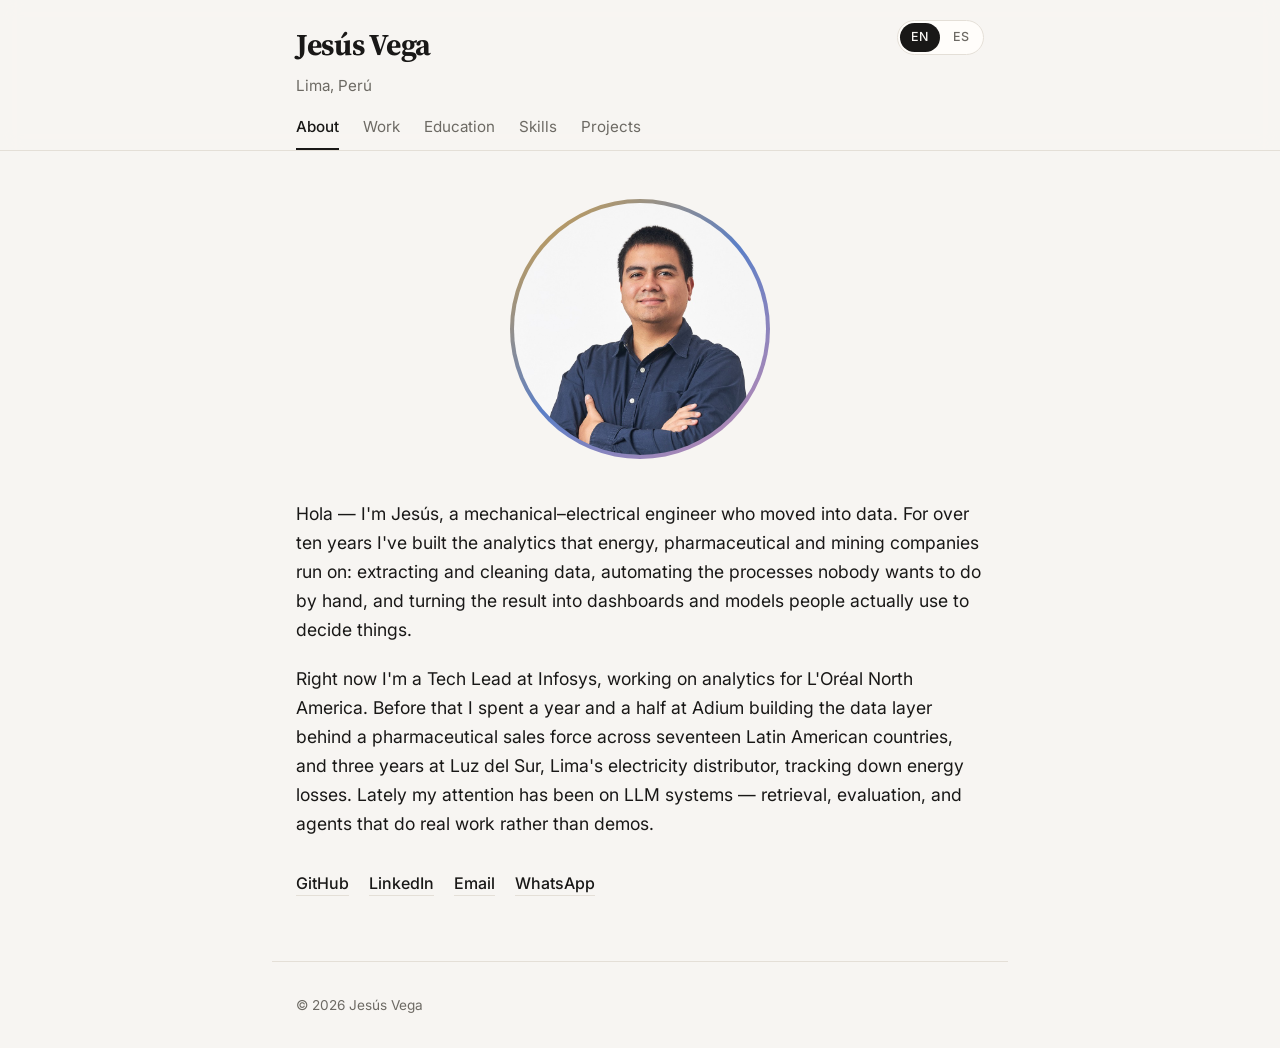
<file: index.html>
<!doctype html>
<html lang="en">

<head>
  <meta charset="utf-8">
  <meta name="viewport" content="width=device-width, initial-scale=1">

  <title>Jesús Vega — Data &amp; Analytics Engineer</title>
  <meta name="description"
    content="Jesús Vega — data and analytics engineer in Lima, Peru. Ten years building analytics for energy, pharmaceutical and mining companies.">

  <link rel="canonical" href="https://jesusvega.dev/">
  <link rel="alternate" hreflang="en" href="https://jesusvega.dev/">
  <link rel="alternate" hreflang="es" href="https://jesusvega.dev/?lang=es">
  <meta property="og:title" content="Jesús Vega — Data &amp; Analytics Engineer">
  <meta property="og:description"
    content="Ten years building analytics for energy, pharmaceutical and mining companies. Based in Lima, Peru.">
  <meta property="og:type" content="profile">
  <meta property="og:url" content="https://jesusvega.dev/">
  <meta property="og:image" content="https://jesusvega.dev/assets/photo.jpg">
  <meta name="twitter:card" content="summary">

  <link rel="icon" href="assets/favicon.svg" type="image/svg+xml">

  <link rel="preconnect" href="https://fonts.googleapis.com">
  <link rel="preconnect" href="https://fonts.gstatic.com" crossorigin>
  <link
    href="https://fonts.googleapis.com/css2?family=Inter:wght@400;500;600&family=Source+Serif+4:opsz,wght@8..60,400;8..60,600;8..60,700&display=swap"
    rel="stylesheet">

  <link rel="stylesheet" href="styles.css">

  <!-- Structured data: lets Google show this as a person rather than a generic
       page. If you edit it, run the tests — the CSP hash in _headers must be
       regenerated to match, and a test checks exactly that. -->
  <script type="application/ld+json">
{
  "@context": "https://schema.org",
  "@type": "Person",
  "name": "Jesús Vega",
  "url": "https://jesusvega.dev/",
  "image": "https://jesusvega.dev/assets/photo.jpg",
  "jobTitle": "Data & Analytics Engineer",
  "email": "mailto:jesus.vega.ingenieria@outlook.com",
  "address": {
    "@type": "PostalAddress",
    "addressLocality": "Lima",
    "addressCountry": "PE"
  },
  "worksFor": { "@type": "Organization", "name": "Infosys" },
  "alumniOf": [
    { "@type": "CollegeOrUniversity", "name": "Universidad Católica San Pablo" },
    { "@type": "CollegeOrUniversity", "name": "Universidad Nacional de Ingeniería" }
  ],
  "knowsLanguage": ["es", "en", "de"],
  "sameAs": [
    "https://github.com/jveg25",
    "https://www.linkedin.com/in/jesus-vega-data/"
  ]
}
  </script>
</head>

<!-- data-lang drives which language is visible. Elements marked lang="es" are
     hidden when it is "en", and vice versa — see styles.css. With JavaScript
     off the page simply stays in English. -->

<body data-lang="en">
  <a class="skip-link" href="#main"><span lang="en">Skip to content</span><span lang="es">Ir al contenido</span></a>

  <header class="site-header">
    <div class="wrap header-inner">
      <div>
        <h1 class="site-name">Jesús Vega</h1>
        <p class="site-tagline">Lima, Perú</p>
      </div>

      <div class="lang-toggle" role="group" aria-label="Language / Idioma">
        <button type="button" data-set-lang="en" aria-pressed="true">EN</button>
        <button type="button" data-set-lang="es" aria-pressed="false">ES</button>
      </div>
    </div>

    <nav class="tabs wrap" aria-label="Sections">
      <a href="#about" data-tab="about"><span lang="en">About</span><span lang="es">Perfil</span></a>
      <a href="#work" data-tab="work"><span lang="en">Work</span><span lang="es">Experiencia</span></a>
      <a href="#education" data-tab="education"><span lang="en">Education</span><span lang="es">Formación</span></a>
      <a href="#skills" data-tab="skills"><span lang="en">Skills</span><span lang="es">Habilidades</span></a>
      <a href="#projects" data-tab="projects"><span lang="en">Projects</span><span lang="es">Proyectos</span></a>
    </nav>
  </header>

  <main id="main" class="wrap">

    <!-- ═══════════════════════════════════════════════════════ ABOUT ══ -->
    <section id="about" class="panel">
      <div class="portrait">
        <div class="portrait-ring">
          <img src="assets/photo.jpg" alt="Jesús Vega" width="260" height="260">
        </div>
      </div>

      <div class="prose">
        <p lang="en">
          Hola — I'm Jesús, a mechanical–electrical engineer who moved into data. For over ten years
          I've built the analytics that energy, pharmaceutical and mining companies run on:
          extracting and cleaning data, automating the processes nobody wants to do by hand, and
          turning the result into dashboards and models people actually use to decide things.
        </p>
        <p lang="es">
          Hola, soy Jesús, ingeniero mecánico electricista que se pasó a los datos. Durante más de
          diez años he construido la analítica sobre la que operan empresas de energía, farmacéuticas
          y mineras: extraer y limpiar datos, automatizar los procesos que nadie quiere hacer a mano,
          y convertir el resultado en dashboards y modelos que la gente realmente usa para decidir.
        </p>

        <p lang="en">
          Right now I'm a Tech Lead at Infosys, working on analytics for L'Oréal North America.
          Before that I spent a year and a half at Adium building the data layer behind a
          pharmaceutical sales force across seventeen Latin American countries, and three years at
          Luz del Sur, Lima's electricity distributor, tracking down energy losses. Lately my
          attention has been on LLM systems — retrieval, evaluation, and agents that do real work
          rather than demos.
        </p>
        <p lang="es">
          Actualmente soy Tech Lead en Infosys, trabajando en analítica para L'Oréal Norteamérica.
          Antes pasé año y medio en Adium construyendo la capa de datos detrás de una fuerza de
          ventas farmacéutica en diecisiete países de Latinoamérica, y tres años en Luz del Sur, la
          distribuidora eléctrica de Lima, rastreando pérdidas de energía. Últimamente me he enfocado
          en sistemas con LLMs: recuperación, evaluación y agentes que hacen trabajo real, no demos.
        </p>
      </div>

      <ul class="links">
        <li><a href="https://github.com/jveg25">GitHub</a></li>
        <li><a href="https://www.linkedin.com/in/jesus-vega-data/">LinkedIn</a></li>
        <li><a href="mailto:jesus.vega.ingenieria@outlook.com">Email</a></li>
        <!-- WhatsApp username link — verify this opens your chat before launch. -->
        <li><a href="https://wa.me/jesusvega.dev">WhatsApp</a></li>
      </ul>
    </section>

    <!-- ════════════════════════════════════════════════════════ WORK ══ -->
    <section id="work" class="panel">
      <h2 class="section-title accent-blue"><span lang="en">Work</span><span lang="es">Experiencia</span></h2>
      <p class="section-intro">
        <span lang="en">Ten years turning operational data into decisions — energy, pharmaceuticals,
          mining.</span>
        <span lang="es">Diez años convirtiendo datos operativos en decisiones: energía, farmacéutica,
          minería.</span>
      </p>

      <article class="entry">
        <div class="entry-logo" data-monogram="I"></div>
        <div class="entry-body">
          <div class="entry-head">
            <div>
              <h3 class="entry-org">Infosys</h3>
              <p class="entry-role"><span lang="en">Tech Lead</span><span lang="es">Tech Lead</span></p>
            </div>
            <div class="entry-meta">
              <span>Lima, Perú</span>
              <span><span lang="en">May 2026 — Present</span><span lang="es">May 2026 — Actualidad</span></span>
            </div>
          </div>
          <p class="entry-desc">
            <span lang="en">Analytics for L'Oréal North America: Power BI dashboards and reports
              built on GCP BigQuery, translating business requirements into models the commercial
              teams use directly.</span>
            <span lang="es">Analítica para L'Oréal Norteamérica: dashboards y reportes en Power BI
              sobre GCP BigQuery, traduciendo requerimientos de negocio en modelos que los equipos
              comerciales usan directamente.</span>
          </p>
          <ul class="pills">
            <li>Power BI</li>
            <li>BigQuery</li>
            <li>GCP</li>
            <li>SQL</li>
          </ul>
        </div>
      </article>

      <article class="entry">
        <div class="entry-logo" data-monogram="A"></div>
        <div class="entry-body">
          <div class="entry-head">
            <div>
              <h3 class="entry-org">Adium <span class="entry-note">(Tecnofarma)</span></h3>
              <p class="entry-role">
                <span lang="en">Data Coordinator — Sales Force Effectiveness</span>
                <span lang="es">Coordinador de Datos — Sales Force Effectiveness</span>
              </p>
            </div>
            <div class="entry-meta">
              <span>Lima, Perú</span>
              <span>Oct 2024 — Abr 2026</span>
            </div>
          </div>
          <p class="entry-desc">
            <span lang="en">Owned the data behind a pharmaceutical sales force operating in
              seventeen Latin American countries — market share analysis, performance KPIs, and
              medical sample allocation driven by physician segmentation. Built an AI agent with
              LangGraph giving reps conversational access to technical data and KPIs, and cut Close
              Up and IQVIA dashboard refreshes from eight hours to ten minutes.</span>
            <span lang="es">Responsable de los datos detrás de una fuerza de ventas farmacéutica en
              diecisiete países de Latinoamérica: análisis de market share, KPIs de desempeño y
              asignación de muestras médicas según segmentación de médicos. Desarrollé un agente de
              IA con LangGraph que dio a los representantes acceso conversacional a datos técnicos y
              KPIs, y reduje la actualización de los dashboards de Close Up e IQVIA de ocho horas a
              diez minutos.</span>
          </p>
          <ul class="pills">
            <li>Python</li>
            <li>Power BI</li>
            <li>Spark</li>
            <li>SQL</li>
            <li>Microsoft Fabric</li>
            <li>DuckDB</li>
            <li>LangGraph</li>
          </ul>
        </div>
      </article>

      <article class="entry">
        <div class="entry-logo" data-monogram="L"></div>
        <div class="entry-body">
          <div class="entry-head">
            <div>
              <h3 class="entry-org">Luz del Sur</h3>
              <p class="entry-role">
                <span lang="en">Electricity distributor for southern and eastern Lima</span>
                <span lang="es">Distribuidora eléctrica del sur y este de Lima</span>
              </p>
            </div>
            <div class="entry-meta">
              <span>Lima, Perú</span>
              <span>Sep 2021 — Oct 2024</span>
            </div>
          </div>

          <ul class="roles">
            <li>
              <span lang="en">Free Market Clients Coordinator</span>
              <span lang="es">Coordinador de Clientes Libres</span>
              <em>Oct 2023 — Oct 2024</em>
            </li>
            <li>
              <span lang="en">Energy Loss Control Analyst</span>
              <span lang="es">Analista de Control de Pérdidas</span>
              <em>May 2022 — Oct 2023</em>
            </li>
            <li>
              <span lang="en">Commercial Inspector</span>
              <span lang="es">Inspector Comercial</span>
              <em>Sep 2021 — May 2022</em>
            </li>
          </ul>

          <p class="entry-desc">
            <span lang="en">Automated the ETL and standardisation of meter measurements feeding
              internal reporting, and built the dashboards used to track consumption, price and
              losses. Identified over twenty measurement faults leaking roughly 488 MWh a month —
              about USD 204K a year — and delivered two internal web platforms for scheduling megger
              tests and reconnections that saved more than 200 man-hours monthly.</span>
            <span lang="es">Automaticé el ETL y la estandarización de mediciones de medidores que
              alimentan el reporting interno, y construí los dashboards para seguir consumo, precio y
              pérdidas. Identifiqué más de veinte casos de medición defectuosa que representaban unos
              488 MWh mensuales — cerca de USD 204K al año — y entregué dos plataformas web internas
              para programar pruebas megger y reconexiones, ahorrando más de 200 horas-hombre al
              mes.</span>
          </p>
          <ul class="pills">
            <li>Python</li>
            <li>PostgreSQL</li>
            <li>Power BI</li>
            <li>ETL</li>
            <li>OCR</li>
          </ul>
        </div>
      </article>

      <article class="entry">
        <div class="entry-logo" data-monogram="H"></div>
        <div class="entry-body">
          <div class="entry-head">
            <div>
              <h3 class="entry-org">Hatch Asociados</h3>
              <p class="entry-role"><span lang="en">Project Engineer</span><span lang="es">Ingeniero de
                  Proyectos</span></p>
            </div>
            <div class="entry-meta">
              <span>Lima, Perú</span>
              <span>Abr 2019 — Ago 2021</span>
            </div>
          </div>
          <p class="entry-desc">
            <span lang="en">Electrical engineering for mining and infrastructure projects:
              calculation reports, single-line diagrams, equipment layouts and grounding grids, plus
              schedule and budget control in SAP. Work for Nexa Resources (Cajamarquilla refinery),
              Minera Chinalco, and Peña Colorada in Mexico.</span>
            <span lang="es">Ingeniería eléctrica para proyectos mineros y de infraestructura:
              memorias de cálculo, diagramas unifilares, planos de distribución de equipos y mallas a
              tierra, además de control de cronograma y presupuesto en SAP. Trabajo para Nexa
              Resources (refinería de Cajamarquilla), Minera Chinalco y Peña Colorada en
              México.</span>
          </p>
          <ul class="pills">
            <li>AutoCAD</li>
            <li>ETAP</li>
            <li>Dialux</li>
            <li>SAP</li>
            <li>MicroStation</li>
          </ul>
        </div>
      </article>

      <article class="entry">
        <div class="entry-logo" data-monogram="·"></div>
        <div class="entry-body">
          <div class="entry-head">
            <div>
              <h3 class="entry-org"><span lang="en">Earlier</span><span lang="es">Inicios</span></h3>
              <p class="entry-role">
                <span lang="en">Engineering assistant and internships</span>
                <span lang="es">Asistente de ingeniería y prácticas</span>
              </p>
            </div>
            <div class="entry-meta">
              <span>Lima, Perú</span>
              <span>2015 — 2019</span>
            </div>
          </div>
          <ul class="roles">
            <li>
              <span lang="en">Engineering Assistant — Coviem</span>
              <span lang="es">Asistente de Ingeniería — Coviem</span>
              <em>Oct 2018 — Abr 2019</em>
            </li>
            <li>
              <span lang="en">Intern — Hatch Asociados</span>
              <span lang="es">Practicante — Hatch Asociados</span>
              <em>Abr 2017 — Oct 2018</em>
            </li>
            <li>
              <span lang="en">Intern — Luz del Sur</span>
              <span lang="es">Practicante — Luz del Sur</span>
              <em>Oct 2015 — Abr 2017</em>
            </li>
          </ul>
        </div>
      </article>
    </section>

    <!-- ═══════════════════════════════════════════════════ EDUCATION ══ -->
    <section id="education" class="panel">
      <h2 class="section-title accent-blue"><span lang="en">Education</span><span lang="es">Formación</span></h2>
      <p class="section-intro">
        <span lang="en">Engineering foundations, now data science.</span>
        <span lang="es">Base en ingeniería, ahora ciencia de datos.</span>
      </p>

      <article class="entry">
        <div class="entry-logo has-logo" style="background-image:url(assets/ucsp.png)"></div>
        <div class="entry-body">
          <div class="entry-head">
            <div>
              <h3 class="entry-org">Universidad Católica San Pablo</h3>
              <p class="entry-role">
                <span lang="en">Master's in Data Science</span>
                <span lang="es">Maestría en Ciencia de Datos</span>
              </p>
            </div>
            <div class="entry-meta">
              <span>Arequipa, Perú</span>
              <span><span lang="en">In progress</span><span lang="es">En curso</span></span>
            </div>
          </div>
        </div>
      </article>

      <article class="entry">
        <div class="entry-logo has-logo" style="background-image:url(assets/uni.png)"></div>
        <div class="entry-body">
          <div class="entry-head">
            <div>
              <h3 class="entry-org">Universidad Nacional de Ingeniería</h3>
              <p class="entry-role">
                <span lang="en">Bachelor's — Mechanical Electrical Engineering</span>
                <span lang="es">Bachiller — Ingeniería Mecánica Eléctrica</span>
              </p>
            </div>
            <div class="entry-meta">
              <span>Lima, Perú</span>
            </div>
          </div>
        </div>
      </article>

      <div class="certifications">
        <h3 class="cert-heading"><span lang="en">Certifications</span><span lang="es">Certificaciones</span></h3>

        <article class="entry">
          <!-- Official Microsoft associate-tier certification badge, from
               learn.microsoft.com/media/learn/certification/badges/ -->
          <div class="entry-logo has-logo" style="background-image:url(assets/dp600.svg)"></div>
          <div class="entry-body">
            <div class="entry-head">
              <div>
                <h4 class="entry-org">Fabric Analytics Engineer Associate</h4>
                <p class="entry-role">Microsoft Certified — DP-600</p>
              </div>
              <div class="entry-meta">
                <span>Microsoft</span>
              </div>
            </div>
          </div>
        </article>

        <article class="entry">
          <div class="entry-logo has-logo" style="background-image:url(assets/cambridge.png)"></div>
          <div class="entry-body">
            <div class="entry-head">
              <div>
                <h4 class="entry-org">Certificate in Advanced English</h4>
                <p class="entry-role">CAE — C1</p>
              </div>
              <div class="entry-meta">
                <span>Cambridge</span>
              </div>
            </div>
          </div>
        </article>
      </div>
    </section>

    <!-- ══════════════════════════════════════════════════════ SKILLS ══ -->
    <section id="skills" class="panel">
      <h2 class="section-title accent-blue"><span lang="en">Skills</span><span lang="es">Habilidades</span></h2>
      <p class="section-intro">
        <span lang="en">What I reach for, roughly in order of how often.</span>
        <span lang="es">Lo que uso, más o menos en orden de frecuencia.</span>
      </p>

      <div class="skill-group">
        <h3><span lang="en">Data &amp; Analytics</span><span lang="es">Datos y Analítica</span></h3>
        <ul class="pills">
          <li>Microsoft Fabric</li>
          <li>Power BI</li>
          <li>SQL</li>
          <li>Spark</li>
          <li>DuckDB</li>
          <li>Excel</li>
        </ul>
      </div>

      <div class="skill-group">
        <h3><span lang="en">Programming</span><span lang="es">Programación</span></h3>
        <ul class="pills">
          <li>Python</li>
          <li>pandas</li>
          <li>PostgreSQL</li>
          <li>ETL</li>
        </ul>
      </div>

      <div class="skill-group">
        <h3><span lang="en">AI &amp; LLM</span><span lang="es">IA y LLM</span></h3>
        <ul class="pills">
          <li>LangGraph</li>
          <li>RAG</li>
          <li>pgvector</li>
          <li>OpenAI API</li>
          <li>n8n</li>
        </ul>
      </div>

      <div class="skill-group">
        <h3><span lang="en">Cloud &amp; Platform</span><span lang="es">Cloud y Plataforma</span></h3>
        <ul class="pills">
          <li>Azure</li>
          <li>GCP / BigQuery</li>
          <li>Docker</li>
          <li>Airflow</li>
        </ul>
      </div>

      <div class="skill-group">
        <h3><span lang="en">Engineering</span><span lang="es">Ingeniería</span></h3>
        <ul class="pills">
          <li>AutoCAD</li>
          <li>ETAP</li>
          <li>Dialux</li>
          <li>SAP</li>
        </ul>
      </div>

      <div class="skill-group">
        <h3><span lang="en">Languages</span><span lang="es">Idiomas</span></h3>
        <ul class="pills">
          <li><span lang="en">Spanish — native</span><span lang="es">Español — nativo</span></li>
          <li><span lang="en">English — professional (CAE)</span><span lang="es">Inglés — profesional (CAE)</span></li>
          <li><span lang="en">German — elementary</span><span lang="es">Alemán — básico</span></li>
        </ul>
      </div>
    </section>

    <!-- ════════════════════════════════════════════════════ PROJECTS ══ -->
    <section id="projects" class="panel">
      <h2 class="section-title accent-gold"><span lang="en">Projects</span><span lang="es">Proyectos</span></h2>
      <p class="section-intro">
        <span lang="en">Things I build outside work, mostly to understand them properly.</span>
        <span lang="es">Cosas que construyo fuera del trabajo, sobre todo para entenderlas bien.</span>
      </p>

      <article class="project">
        <div class="project-head">
          <h3><a href="https://github.com/jveg25/llm-zoomcamp-jesus-vega-capstone-project">Personal Instructor</a></h3>
          <p class="project-meta">RAG · <span lang="en">Energy research</span><span lang="es">Investigación
              energética</span></p>
        </div>
        <p class="project-desc">
          <span lang="en">Retrieval-augmented Q&amp;A over battery energy storage research papers.
            Hybrid retrieval — pgvector similarity and Postgres full-text search fused with
            Reciprocal Rank Fusion — feeds grounded, cited answers carrying an
            <em>answer found</em> flag. Includes an admin panel for managing the corpus,
            Airflow-orchestrated ingestion, LLM-as-judge evaluation across prompt variants, and a
            Grafana dashboard tracking cost and latency per conversation. Built as the capstone for
            the DataTalksClub LLM Zoomcamp.</span>
          <span lang="es">Preguntas y respuestas aumentadas por recuperación sobre papers de
            almacenamiento de energía en baterías. La recuperación híbrida — similitud con pgvector y
            búsqueda de texto completo en Postgres, fusionadas con Reciprocal Rank Fusion — alimenta
            respuestas fundamentadas y citadas, con una bandera de <em>respuesta encontrada</em>.
            Incluye panel de administración del corpus, ingesta orquestada con Airflow, evaluación
            con LLM-as-judge sobre variantes de prompt, y un dashboard de Grafana que sigue costo y
            latencia por conversación. Proyecto final del LLM Zoomcamp de DataTalksClub.</span>
        </p>
        <ul class="pills">
          <li>Python</li>
          <li>FastAPI</li>
          <li>pgvector</li>
          <li>Airflow</li>
          <li>Docker</li>
          <li>Streamlit</li>
        </ul>
        <p class="project-links">
          <a href="https://personalinstructor.jesusvega.dev"><span lang="en">Live demo</span><span lang="es">Demo en
              vivo</span></a>
          <a href="https://github.com/jveg25/llm-zoomcamp-jesus-vega-capstone-project"><span lang="en">Source</span><span
              lang="es">Código</span></a>
        </p>
      </article>
    </section>

  </main>

  <footer class="wrap site-footer">
    <p>© <span id="year">2026</span> Jesús Vega</p>
  </footer>

  <script src="app.js"></script>
</body>

</html>
</file>
<file: styles.css>
/* ═══════════════════════════════════════════════════════════════════════
   Jesus Vega — personal site
   Layout is driven by CSS custom properties; change the palette in :root
   and everything follows.
   ═══════════════════════════════════════════════════════════════════════ */

:root {
  --bg: #f7f5f2;
  --bg-raised: #fffdfa;
  --text: #191817;
  --text-muted: #6d6a64;
  --rule: #e4dfd7;
  --accent-blue: #5b7fc7;
  --accent-gold: #d9a441;

  --serif: "Source Serif 4", Georgia, "Times New Roman", serif;
  --sans: "Inter", -apple-system, BlinkMacSystemFont, "Segoe UI", Roboto, sans-serif;

  --measure: 46rem;
  --pad: 1.5rem;
}

@media (prefers-color-scheme: dark) {
  :root {
    --bg: #16151a;
    --bg-raised: #1e1d23;
    --text: #ece9e4;
    --text-muted: #a09c95;
    --rule: #302e36;
    --accent-blue: #7d9de0;
    --accent-gold: #e8bd63;
  }
}

*,
*::before,
*::after {
  box-sizing: border-box;
}

html {
  scroll-behavior: smooth;
}

body {
  margin: 0;
  background: var(--bg);
  color: var(--text);
  font-family: var(--sans);
  font-size: 1rem;
  line-height: 1.65;
  -webkit-font-smoothing: antialiased;
}

a {
  color: inherit;
}

.wrap {
  max-width: var(--measure);
  margin-inline: auto;
  padding-inline: var(--pad);
}

.skip-link {
  position: absolute;
  left: -9999px;
}

.skip-link:focus {
  left: 1rem;
  top: 1rem;
  z-index: 10;
  background: var(--bg-raised);
  padding: 0.5rem 0.75rem;
  border-radius: 6px;
}

:focus-visible {
  outline: 2px solid var(--accent-blue);
  outline-offset: 3px;
  border-radius: 3px;
}

/* ── header ─────────────────────────────────────────────────────────── */

.site-header {
  position: sticky;
  top: 0;
  z-index: 5;
  background: color-mix(in srgb, var(--bg) 88%, transparent);
  backdrop-filter: blur(10px);
  border-bottom: 1px solid var(--rule);
  padding-block: 1.25rem 0;
}

.header-inner {
  display: flex;
  align-items: flex-start;
  justify-content: space-between;
  gap: 1rem;
}

.site-name {
  font-family: var(--serif);
  font-size: clamp(1.5rem, 4vw, 1.9rem);
  font-weight: 700;
  letter-spacing: -0.01em;
  margin: 0;
}

.site-tagline {
  margin: 0.15rem 0 0;
  color: var(--text-muted);
  font-size: 0.95rem;
}

/* Tabs scroll sideways on narrow screens rather than wrapping. */
.tabs {
  display: flex;
  gap: 1.5rem;
  margin-top: 1rem;
  overflow-x: auto;
  scrollbar-width: none;
}

.tabs::-webkit-scrollbar {
  display: none;
}

.tabs a {
  flex: none;
  padding-bottom: 0.6rem;
  color: var(--text-muted);
  text-decoration: none;
  font-size: 0.95rem;
  border-bottom: 2px solid transparent;
  transition: color 0.15s;
}

.tabs a:hover {
  color: var(--text);
}

.tabs a[aria-current="page"] {
  color: var(--text);
  font-weight: 500;
  border-bottom-color: var(--text);
}

/* ── panels ─────────────────────────────────────────────────────────── */

main {
  padding-block: 3rem 4rem;
}

.panel {
  margin-bottom: 4rem;
  /* Keeps #hash links from parking a heading underneath the sticky header. */
  scroll-margin-top: 9rem;
}

/* With JS on, only the selected panel is shown. Without JS every panel
   stays visible, so the page still reads top to bottom. */
body.tabbed .panel {
  display: none;
  margin-bottom: 0;
}

body.tabbed .panel.is-active {
  display: block;
  animation: fade 0.25s ease;
}

@keyframes fade {
  from {
    opacity: 0;
    transform: translateY(4px);
  }
}

@media (prefers-reduced-motion: reduce) {

  html {
    scroll-behavior: auto;
  }

  body.tabbed .panel.is-active {
    animation: none;
  }
}

.section-title {
  font-family: var(--serif);
  font-size: clamp(1.9rem, 6vw, 2.5rem);
  font-weight: 700;
  margin: 0 0 0.5rem;
  letter-spacing: -0.015em;
}

.section-title::after {
  content: "";
  display: block;
  width: 2.5rem;
  height: 3px;
  margin-top: 0.5rem;
  border-radius: 2px;
  background: var(--accent-blue);
}

.section-title.accent-gold::after {
  background: var(--accent-gold);
}

.section-intro {
  color: var(--text-muted);
  margin: 0 0 2.5rem;
}

/* ── about ──────────────────────────────────────────────────────────── */

.portrait {
  display: flex;
  justify-content: center;
  margin-bottom: 2.5rem;
}

/* Gradient ring: a padded gradient box with the photo inset inside it. */
.portrait-ring {
  width: 260px;
  height: 260px;
  max-width: 70vw;
  max-height: 70vw;
  padding: 4px;
  border-radius: 50%;
  background: linear-gradient(140deg, var(--accent-gold), var(--accent-blue), #c98bb0);
}

.portrait-ring>* {
  width: 100%;
  height: 100%;
  border-radius: 50%;
  object-fit: cover;
  display: block;
  background: var(--bg-raised);
}

.portrait-fallback {
  display: grid;
  place-items: center;
  font-family: var(--serif);
  font-size: 4rem;
  color: var(--text-muted);
}

.prose p {
  font-size: 1.1rem;
  margin: 0 0 1.25rem;
}

.links {
  display: flex;
  flex-wrap: wrap;
  gap: 1.25rem;
  list-style: none;
  padding: 0;
  margin: 2rem 0 0;
}

.links a {
  text-decoration: none;
  font-weight: 500;
  border-bottom: 1px solid var(--rule);
  padding-bottom: 2px;
  transition: border-color 0.15s;
}

.links a:hover {
  border-bottom-color: var(--text);
}

/* ── work / education entries ───────────────────────────────────────── */

.entry {
  display: grid;
  grid-template-columns: 44px 1fr;
  gap: 1rem;
  padding-block: 1.75rem;
  border-top: 1px solid var(--rule);
}

.entry:first-of-type {
  border-top: none;
  padding-top: 0;
}

.entry-logo {
  width: 44px;
  height: 44px;
  border-radius: 9px;
  background: var(--bg-raised);
  border: 1px solid var(--rule);
  background-size: cover;
  background-position: center;
}

/* Monogram stand-in until a real logo image is set. */
.entry-logo[data-monogram]:not([style*="background-image"])::before {
  content: attr(data-monogram);
  display: grid;
  place-items: center;
  width: 100%;
  height: 100%;
  font-family: var(--serif);
  font-size: 1.25rem;
  color: var(--text-muted);
}

.entry-head {
  display: flex;
  flex-wrap: wrap;
  justify-content: space-between;
  gap: 0.25rem 1rem;
}

.entry-org {
  font-family: var(--serif);
  font-size: 1.2rem;
  font-weight: 700;
  margin: 0;
  line-height: 1.3;
}

.entry-role {
  margin: 0.1rem 0 0;
  font-size: 0.98rem;
}

.entry-meta {
  display: flex;
  flex-direction: column;
  text-align: right;
  color: var(--text-muted);
  font-size: 0.85rem;
  line-height: 1.45;
}

.entry-desc {
  margin: 0.75rem 0 0;
  color: var(--text-muted);
}

/* Smaller company names in parentheses, e.g. a former trading name. */
.entry-note {
  font-family: var(--sans);
  font-size: 0.8rem;
  font-weight: 400;
  color: var(--text-muted);
}

/* Real logos, as opposed to the letter monogram fallback. Shown whole rather
   than cropped, inset a little, on a white tile — institutional logos are drawn
   for light backgrounds, so a tile keeps them legible in dark mode too. */
.entry-logo.has-logo {
  background-color: #fff;
  background-size: 76%;
  background-repeat: no-repeat;
  background-position: center;
}

.certifications {
  margin-top: 2rem;
  border-top: 1px solid var(--rule);
}

.cert-heading {
  font-size: 0.8rem;
  text-transform: uppercase;
  letter-spacing: 0.08em;
  color: var(--text-muted);
  font-weight: 600;
  margin: 1.75rem 0 1.25rem;
}

.certifications .entry:first-of-type {
  padding-top: 0;
}

/* Role progression within a single employer. */
.roles {
  list-style: none;
  padding: 0;
  margin: 0.85rem 0 0;
  border-left: 2px solid var(--rule);
}

.roles li {
  display: flex;
  flex-wrap: wrap;
  align-items: baseline;
  justify-content: space-between;
  gap: 0.15rem 1rem;
  padding: 0.2rem 0 0.2rem 0.9rem;
  font-size: 0.92rem;
}

.roles em {
  font-style: normal;
  font-size: 0.8rem;
  color: var(--text-muted);
  white-space: nowrap;
}

/* ── projects ───────────────────────────────────────────────────────── */

.project {
  padding-block: 1.75rem;
  border-top: 1px solid var(--rule);
}

.project:first-of-type {
  border-top: none;
  padding-top: 0;
}

.project-head {
  display: flex;
  flex-wrap: wrap;
  justify-content: space-between;
  align-items: baseline;
  gap: 0.25rem 1rem;
}

.project-head h3 {
  font-family: var(--serif);
  font-size: 1.3rem;
  font-weight: 700;
  margin: 0;
  line-height: 1.3;
}

.project-head h3 a {
  text-decoration: none;
}

.project-head h3 a:hover {
  text-decoration: underline;
  text-underline-offset: 3px;
}

.project-head h3 a::after {
  content: " ↗";
  font-size: 0.8em;
  color: var(--text-muted);
}

.project-meta {
  margin: 0;
  color: var(--text-muted);
  font-size: 0.85rem;
}

.project-desc {
  margin: 0.75rem 0 0;
  color: var(--text-muted);
}

.project-links {
  display: flex;
  gap: 1.25rem;
  margin: 1rem 0 0;
  font-size: 0.9rem;
  font-weight: 500;
}

/* ── skills ─────────────────────────────────────────────────────────── */

.skill-group {
  margin-bottom: 2rem;
}

.skill-group h3 {
  font-size: 0.8rem;
  text-transform: uppercase;
  letter-spacing: 0.08em;
  color: var(--text-muted);
  font-weight: 600;
  margin: 0 0 0.75rem;
}

/* ── pills ──────────────────────────────────────────────────────────── */

/* Colours rotate automatically by position, so adding a tag never means
   choosing a colour. Tint and text are derived from one hue each. */
.pills {
  display: flex;
  flex-wrap: wrap;
  gap: 0.5rem;
  list-style: none;
  padding: 0;
  margin: 1rem 0 0;
}

.pills li {
  --hue: 220;
  font-size: 0.8rem;
  line-height: 1.4;
  padding: 0.25rem 0.7rem;
  border-radius: 999px;
  color: hsl(var(--hue) 45% 38%);
  background: hsl(var(--hue) 62% 95%);
  border: 1px solid hsl(var(--hue) 45% 88%);
}

.pills li:nth-child(6n + 1) { --hue: 4; }
.pills li:nth-child(6n + 2) { --hue: 150; }
.pills li:nth-child(6n + 3) { --hue: 220; }
.pills li:nth-child(6n + 4) { --hue: 40; }
.pills li:nth-child(6n + 5) { --hue: 268; }
.pills li:nth-child(6n + 6) { --hue: 187; }

@media (prefers-color-scheme: dark) {
  .pills li {
    color: hsl(var(--hue) 60% 76%);
    background: hsl(var(--hue) 32% 17%);
    border-color: hsl(var(--hue) 28% 26%);
  }
}

/* ── bilingual content ──────────────────────────────────────────────── */

/* Both languages live in the markup side by side; only one is ever shown.
   `data-lang` on <body> is the switch. Because the attribute is set in the
   HTML itself, the page renders in English before any script runs — and stays
   readable if JavaScript never runs at all. */

body[data-lang="en"] [lang="es"] {
  display: none;
}

body[data-lang="es"] [lang="en"] {
  display: none;
}

.lang-toggle {
  display: flex;
  flex: none;
  gap: 2px;
  padding: 2px;
  border: 1px solid var(--rule);
  border-radius: 999px;
  background: var(--bg-raised);
}

.lang-toggle button {
  font: inherit;
  font-size: 0.78rem;
  font-weight: 500;
  letter-spacing: 0.03em;
  padding: 0.25rem 0.7rem;
  border: none;
  border-radius: 999px;
  background: none;
  color: var(--text-muted);
  cursor: pointer;
  transition: background 0.15s, color 0.15s;
}

.lang-toggle button:hover {
  color: var(--text);
}

.lang-toggle button[aria-pressed="true"] {
  background: var(--text);
  color: var(--bg);
}

/* ── 404 ────────────────────────────────────────────────────────────── */

.notfound {
  padding-block: 6rem 4rem;
}

.notfound-text {
  font-size: 1.1rem;
  color: var(--text-muted);
  margin: 0 0 2rem;
}

/* ── footer ─────────────────────────────────────────────────────────── */

.site-footer {
  border-top: 1px solid var(--rule);
  padding-block: 2rem;
  color: var(--text-muted);
  font-size: 0.85rem;
}

.site-footer p {
  margin: 0;
}
</file>
